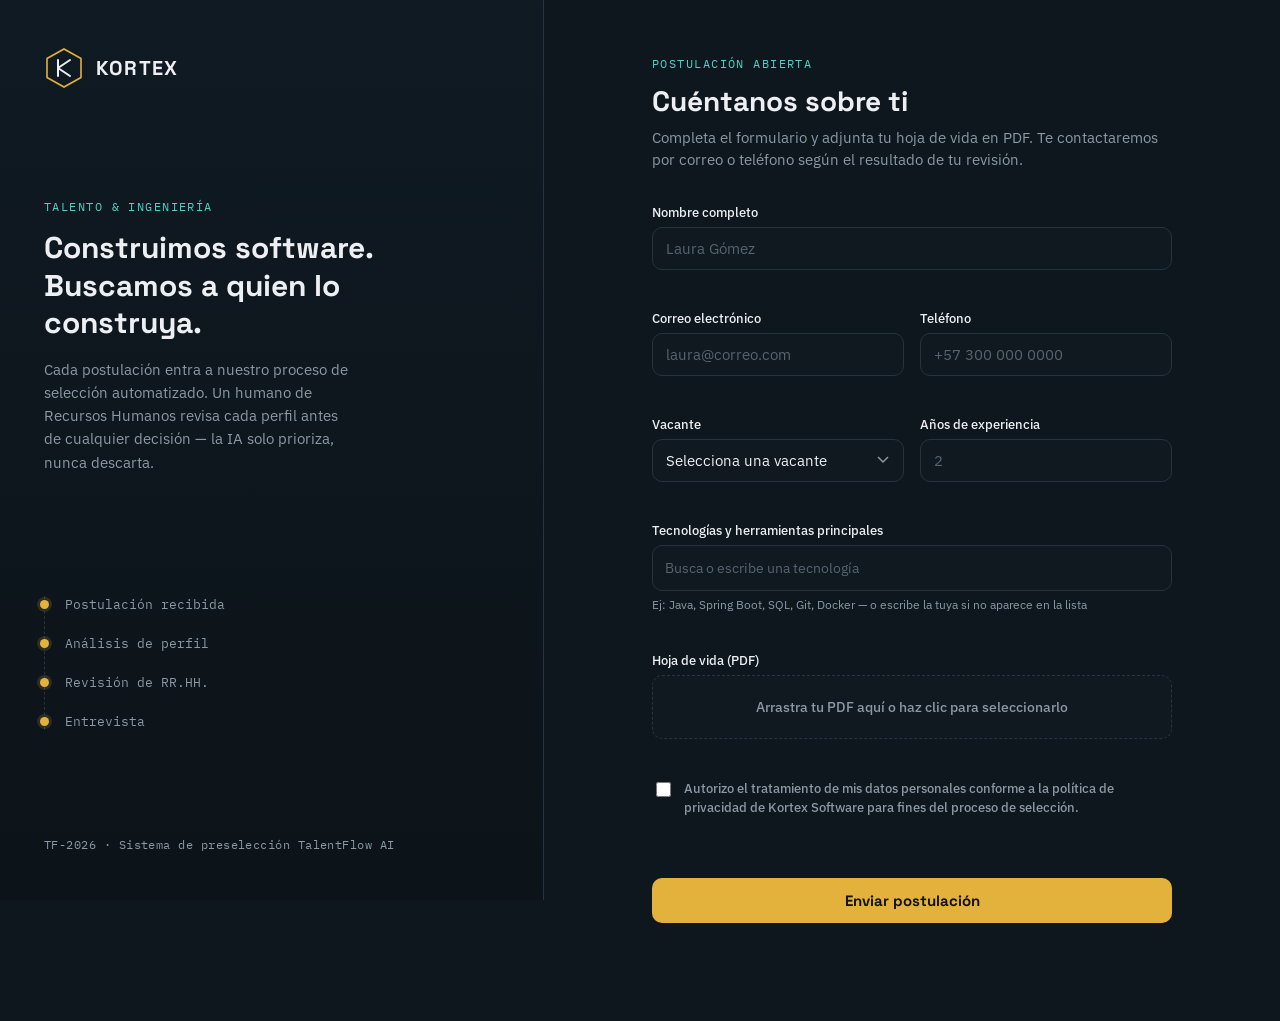
<file: index.html>
<!DOCTYPE html>
<html lang="es">
<head>
<meta charset="UTF-8" />
<meta name="viewport" content="width=device-width, initial-scale=1.0" />
<title>Kortex Software — Postúlate</title>
<link rel="preconnect" href="https://fonts.googleapis.com">
<link href="https://fonts.googleapis.com/css2?family=Space+Grotesk:wght@500;700&family=IBM+Plex+Sans:wght@400;500;600&family=IBM+Plex+Mono:wght@400;500&display=swap" rel="stylesheet">
<link rel="stylesheet" href="style.css" />
</head>
<body>

<div class="page">

  <!-- PANEL IZQUIERDO: MARCA -->
  <aside class="brand-panel">
    <div class="brand-mark">
      <svg width="40" height="40" viewBox="0 0 40 40" fill="none" xmlns="http://www.w3.org/2000/svg">
        <path d="M20 1 L37 10.5 V29.5 L20 39 L3 29.5 V10.5 Z" stroke="var(--accent-primary)" stroke-width="1.6"/>
        <path d="M14 12 V28 M14 20 L26 12 M14 20 L26 28" stroke="var(--text-primary)" stroke-width="2" stroke-linecap="round" stroke-linejoin="round"/>
      </svg>
      <span class="brand-name">KORTEX</span>
    </div>

    <div class="brand-copy">
      <span class="eyebrow">Talento &amp; Ingeniería</span>
      <h1>Construimos software.<br>Buscamos a quien lo construya.</h1>
      <p>Cada postulación entra a nuestro proceso de selección automatizado. Un humano de Recursos Humanos revisa cada perfil antes de cualquier decisión — la IA solo prioriza, nunca descarta.</p>
    </div>

    <ol class="pipeline" aria-label="Etapas del proceso de selección">
      <li class="pipeline-node" style="--d:0s"><span class="dot"></span><span class="pipeline-label">Postulación recibida</span></li>
      <li class="pipeline-node" style="--d:0.6s"><span class="dot"></span><span class="pipeline-label">Análisis de perfil</span></li>
      <li class="pipeline-node" style="--d:1.2s"><span class="dot"></span><span class="pipeline-label">Revisión de RR.HH.</span></li>
      <li class="pipeline-node" style="--d:1.8s"><span class="dot"></span><span class="pipeline-label">Entrevista</span></li>
    </ol>

    <div class="brand-footer">TF-2026 · Sistema de preselección TalentFlow AI</div>
  </aside>

  <!-- PANEL DERECHO: FORMULARIO -->
  <main class="form-panel">
    <div class="form-wrap">
      <span class="eyebrow form-eyebrow">Postulación abierta</span>
      <h2>Cuéntanos sobre ti</h2>
      <p class="form-sub">Completa el formulario y adjunta tu hoja de vida en PDF. Te contactaremos por correo o teléfono según el resultado de tu revisión.</p>

      <form id="applicationForm" novalidate>

        <div class="field">
          <label for="nombre">Nombre completo</label>
          <input type="text" id="nombre" name="nombre" placeholder="Laura Gómez" required />
          <span class="field-error" data-for="nombre"></span>
        </div>

        <div class="field-row">
          <div class="field">
            <label for="correo">Correo electrónico</label>
            <input type="email" id="correo" name="correo" placeholder="laura@correo.com" required />
            <span class="field-error" data-for="correo"></span>
          </div>
          <div class="field">
            <label for="telefono">Teléfono</label>
            <input type="tel" id="telefono" name="telefono" placeholder="+57 300 000 0000" required min="10" max="10" />
            <span class="field-error" data-for="telefono"></span>
          </div>
        </div>

        <div class="field-row">
          <div class="field">
            <label for="vacante">Vacante</label>
            <select id="vacante" name="vacante" required>
              <option value="" disabled selected>Selecciona una vacante</option>
              <option value="Desarrollador Backend Junior">Desarrollador Backend Junior</option>
              <option value="Desarrollador Frontend">Desarrollador Frontend</option>
              <option value="Analista de Datos">Analista de Datos</option>
              <option value="DevOps / Ingeniero de Infraestructura">DevOps / Ingeniero de Infraestructura</option>
              <option value="Desarrollador Full Stack">Desarrollador Full Stack</option>
            </select>
            <span class="field-error" data-for="vacante"></span>
          </div>
          <div class="field">
            <label for="experiencia">Años de experiencia</label>
            <input type="number" id="experiencia" name="experiencia" min="0" max="50" limit="30" placeholder="2" required />
            <span class="field-error" data-for="experiencia"></span>
          </div>
        </div>

        <div class="field">
          <label for="tech-input">Tecnologías y herramientas principales</label>
          <div class="tag-input-wrap">
            <div class="tag-input" id="tagInput">
              <input type="text" id="tech-input" placeholder="Busca o escribe una tecnología" autocomplete="off" role="combobox" aria-expanded="false" aria-controls="techSuggestions" aria-autocomplete="list" />
            </div>
            <ul class="tech-suggestions" id="techSuggestions" role="listbox" hidden></ul>
          </div>
          <span class="field-hint">Ej: Java, Spring Boot, SQL, Git, Docker — o escribe la tuya si no aparece en la lista</span>
          <span class="field-error" data-for="tecnologias"></span>
        </div>

        <div class="field">
          <label for="cv">Hoja de vida (PDF)</label>
          <label class="file-drop" id="fileDrop" for="cv">
            <span id="fileDropText">Arrastra tu PDF aquí o haz clic para seleccionarlo</span>
          </label>
          <input type="file" id="cv" name="cv" accept="application/pdf" hidden required />
          <span class="field-error" data-for="cv"></span>
        </div>

        <label class="checkbox-field">
          <input type="checkbox" id="consentimiento" name="consentimiento" required />
          <span>Autorizo el tratamiento de mis datos personales conforme a la política de privacidad de Kortex Software para fines del proceso de selección.</span>
        </label>
        <span class="field-error" data-for="consentimiento"></span>

        <button type="submit" id="submitBtn" class="submit-btn">
          <span id="submitText">Enviar postulación</span>
        </button>

        <div id="formStatus" class="form-status" role="status" aria-live="polite"></div>
        
      </form>
    </div>
  </main>

</div>

<script src="script.js"></script>
</body>
</html>
</file>
<file: style.css>
:root {
  --bg-page: #0F171E;
  --bg-panel: #16212B;
  --bg-field: #101920;
  --text-primary: #EDEFF2;
  --text-muted: #8B98A5;
  --accent-primary: #E3B23C;
  --accent-secondary: #4FD1C5;
  --border: #263340;
  --danger: #E8664F;
  --radius: 10px;
  --font-display: 'Space Grotesk', sans-serif;
  --font-body: 'IBM Plex Sans', sans-serif;
  --font-mono: 'IBM Plex Mono', monospace;
}

* { box-sizing: border-box; }

body {
  margin: 0;
  background: var(--bg-page);
  color: var(--text-primary);
  font-family: var(--font-body);
  -webkit-font-smoothing: antialiased;
}

.page {
  display: grid;
  grid-template-columns: 0.85fr 1.15fr;
  min-height: 100vh;
}

/* ---------- BRAND PANEL ---------- */
.brand-panel {
  background: linear-gradient(180deg, #101A22 0%, #0C1319 100%);
  border-right: 1px solid var(--border);
  padding: 48px 44px;
  display: flex;
  flex-direction: column;
  justify-content: space-between;
  position: sticky;
  top: 0;
  height: 100vh;
}

.brand-mark {
  display: flex;
  align-items: center;
  gap: 12px;
}

.brand-name {
  font-family: var(--font-display);
  font-weight: 700;
  font-size: 20px;
  letter-spacing: 0.06em;
}

.eyebrow {
  font-family: var(--font-mono);
  font-size: 12px;
  letter-spacing: 0.12em;
  text-transform: uppercase;
  color: var(--accent-secondary);
}

.brand-copy h1 {
  font-family: var(--font-display);
  font-weight: 700;
  font-size: 30px;
  line-height: 1.25;
  margin: 14px 0 16px;
}

.brand-copy p {
  color: var(--text-muted);
  font-size: 14.5px;
  line-height: 1.6;
  max-width: 34ch;
}

.pipeline {
  list-style: none;
  margin: 0;
  padding: 0;
  border-left: 1px dashed var(--border);
  padding-left: 20px;
  display: flex;
  flex-direction: column;
  gap: 22px;
}

.pipeline-node {
  position: relative;
  display: flex;
  align-items: center;
  gap: 12px;
}

.pipeline-node .dot {
  position: absolute;
  left: -25px;
  width: 9px;
  height: 9px;
  border-radius: 50%;
  background: var(--accent-primary);
  box-shadow: 0 0 0 3px rgba(227, 178, 60, 0.15);
  animation: pulse 2.4s ease-in-out infinite;
  animation-delay: var(--d);
}

.pipeline-label {
  font-family: var(--font-mono);
  font-size: 13px;
  color: var(--text-muted);
}

@keyframes pulse {
  0%, 100% { transform: scale(1); background: var(--accent-primary); }
  50% { transform: scale(1.6); background: var(--accent-secondary); }
}

.brand-footer {
  font-family: var(--font-mono);
  font-size: 11.5px;
  color: var(--text-muted);
  letter-spacing: 0.04em;
}

/* ---------- FORM PANEL ---------- */
.form-panel {
  padding: 56px 48px 60px;
  display: flex;
  justify-content: center;
}

.form-wrap {
  width: 100%;
  max-width: 520px;
}

.form-eyebrow { display: block; margin-bottom: 12px; }

.form-panel h2 {
  font-family: var(--font-display);
  font-weight: 700;
  font-size: 28px;
  margin: 0 0 8px;
}

.form-sub {
  color: var(--text-muted);
  font-size: 14.5px;
  line-height: 1.55;
  margin: 0 0 32px;
}

form { display: flex; flex-direction: column; gap: 20px; }

.field-row {
  display: grid;
  grid-template-columns: 1fr 1fr;
  gap: 16px;
}

.field { display: flex; flex-direction: column; gap: 6px; }

label {
  font-size: 13px;
  font-weight: 500;
  color: var(--text-primary);
}

input[type="text"],
input[type="email"],
input[type="tel"],
input[type="number"],
select {
  background: var(--bg-field);
  border: 1px solid var(--border);
  border-radius: var(--radius);
  padding: 11px 13px;
  color: var(--text-primary);
  font-family: var(--font-body);
  font-size: 14.5px;
  outline: none;
  transition: border-color 0.15s ease;
  width: 100%;
}

input::placeholder { color: #56636E; }

input:focus, select:focus, .tag-input:focus-within, .file-drop:focus-within {
  border-color: var(--accent-primary);
}

select {
  appearance: none;
  background-image: url("data:image/svg+xml,%3Csvg xmlns='http://www.w3.org/2000/svg' width='12' height='8'%3E%3Cpath d='M1 1l5 5 5-5' stroke='%238B98A5' stroke-width='1.5' fill='none'/%3E%3C/svg%3E");
  background-repeat: no-repeat;
  background-position: right 14px center;
}

.field-hint {
  font-size: 12px;
  color: var(--text-muted);
}

.field-error {
  font-size: 12px;
  color: var(--danger);
  min-height: 14px;
}

/* Tag input for technologies */
.tag-input-wrap {
  position: relative;
}

.tag-input {
  display: flex;
  flex-wrap: wrap;
  gap: 8px;
  background: var(--bg-field);
  border: 1px solid var(--border);
  border-radius: var(--radius);
  padding: 9px 10px;
}

.tag-chip {
  display: inline-flex;
  align-items: center;
  gap: 6px;
  background: rgba(79, 209, 197, 0.12);
  color: var(--accent-secondary);
  border: 1px solid rgba(79, 209, 197, 0.3);
  border-radius: 999px;
  padding: 4px 10px;
  font-family: var(--font-mono);
  font-size: 12.5px;
}

.tag-chip button {
  background: none;
  border: none;
  color: inherit;
  cursor: pointer;
  font-size: 13px;
  line-height: 1;
  padding: 0;
}

.tag-input input {
  flex: 1;
  min-width: 160px;
  border: none;
  background: transparent;
  outline: none;
  color: var(--text-primary);
  font-size: 14px;
  padding: 4px 2px;
}

/* Dropdown de sugerencias de tecnologías */
.tech-suggestions {
  position: absolute;
  top: calc(100% + 6px);
  left: 0;
  right: 0;
  z-index: 20;
  margin: 0;
  padding: 6px;
  list-style: none;
  background: var(--bg-panel);
  border: 1px solid var(--border);
  border-radius: var(--radius);
  box-shadow: 0 12px 28px rgba(0, 0, 0, 0.35);
  max-height: 240px;
  overflow-y: auto;
}

.tech-suggestions[hidden] { display: none; }

.tech-suggestions li {
  padding: 9px 11px;
  border-radius: 6px;
  font-size: 13.5px;
  color: var(--text-primary);
  cursor: pointer;
}

.tech-suggestions li mark {
  background: none;
  color: var(--accent-primary);
  font-weight: 600;
}

.tech-suggestions li.active,
.tech-suggestions li:hover {
  background: rgba(227, 178, 60, 0.12);
}

/* File drop */
.file-drop {
  display: flex;
  align-items: center;
  justify-content: center;
  text-align: center;
  border: 1px dashed var(--border);
  border-radius: var(--radius);
  background: var(--bg-field);
  padding: 22px 14px;
  cursor: pointer;
  font-size: 13.5px;
  color: var(--text-muted);
  transition: border-color 0.15s ease, color 0.15s ease;
}

.file-drop.has-file {
  border-color: var(--accent-secondary);
  color: var(--accent-secondary);
  border-style: solid;
}

.file-drop.drag-over {
  border-color: var(--accent-primary);
  color: var(--accent-primary);
}

/* Checkbox */
.checkbox-field {
  display: flex;
  align-items: flex-start;
  gap: 10px;
  font-size: 13px;
  color: var(--text-muted);
  line-height: 1.5;
  cursor: pointer;
}

.checkbox-field input {
  margin-top: 3px;
  accent-color: var(--accent-primary);
  width: 15px;
  height: 15px;
  flex-shrink: 0;
}

/* Submit */
.submit-btn {
  margin-top: 6px;
  background: var(--accent-primary);
  color: #14100A;
  border: none;
  border-radius: var(--radius);
  padding: 13px 20px;
  font-family: var(--font-display);
  font-weight: 700;
  font-size: 15px;
  cursor: pointer;
  transition: filter 0.15s ease, transform 0.1s ease;
}

.submit-btn:hover { filter: brightness(1.08); }
.submit-btn:active { transform: scale(0.99); }
.submit-btn:disabled { opacity: 0.6; cursor: not-allowed; }

.form-status {
  font-size: 13.5px;
  min-height: 18px;
}

.form-status.success { color: var(--accent-secondary); }
.form-status.error { color: var(--danger); }

/* Focus visibility */
button:focus-visible, input:focus-visible, select:focus-visible, label.file-drop:focus-visible {
  outline: 2px solid var(--accent-secondary);
  outline-offset: 2px;
}

/* Reduced motion */
@media (prefers-reduced-motion: reduce) {
  .pipeline-node .dot { animation: none; }
}

/* Responsive */
@media (max-width: 900px) {
  .page { grid-template-columns: 1fr; }
  .brand-panel { position: relative; height: auto; padding: 36px 28px; }
  .form-panel { padding: 40px 24px 60px; }
  .field-row { grid-template-columns: 1fr; }
}
</file>
